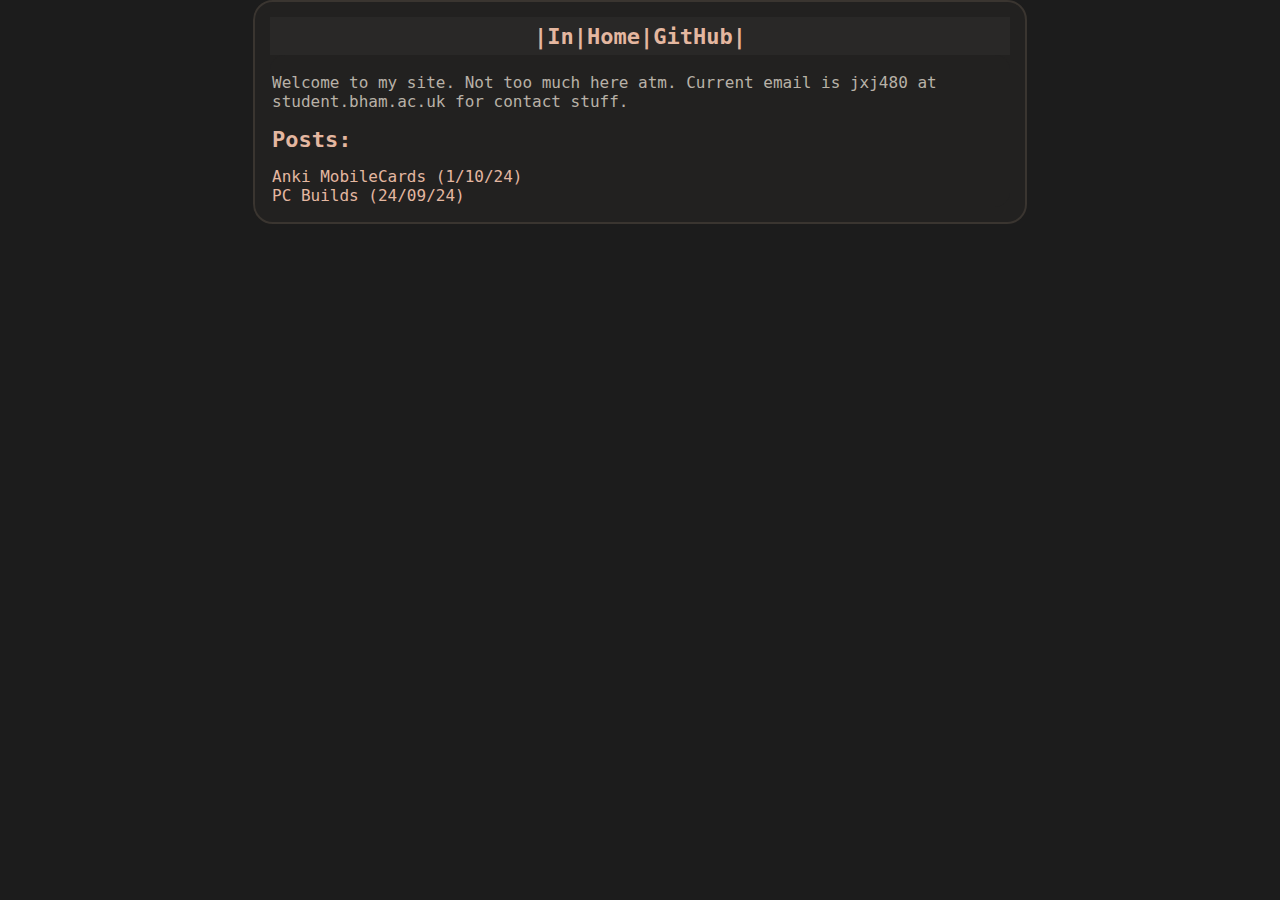
<file: docs/index.html>
<!DOCTYPE html>
<html lang="en">
  <head>
    <meta charset="UTF-8">
    <meta name="viewport" content="width=device-width, initial-scale=1.0">
    <link rel="stylesheet" href="style.css">
  </head>
  <body>
    <div id="container">
            <nav id="navbar">
                <ul>       
                  <li><a href="https://www.linkedin.com/in/jxjc/">|In</a></li>
                  <li><a href="index.html">|Home|</a></li>
                  <li><a href="https://github.com/jxjck">GitHub|</a></li>
                </ul>
            </nav>
            <main>
                <p>Welcome to my site. Not too much here atm. Current email is jxj480 at student.bham.ac.uk for contact stuff.
                </p>
                <h2>Posts:</h2>
                  <a href="2.html">Anki MobileCards (1/10/24)</a> 
                  <br>
                  <a href="1.html">PC Builds (24/09/24)</a> 
                  <br>      
  </body>
</html>
</file>
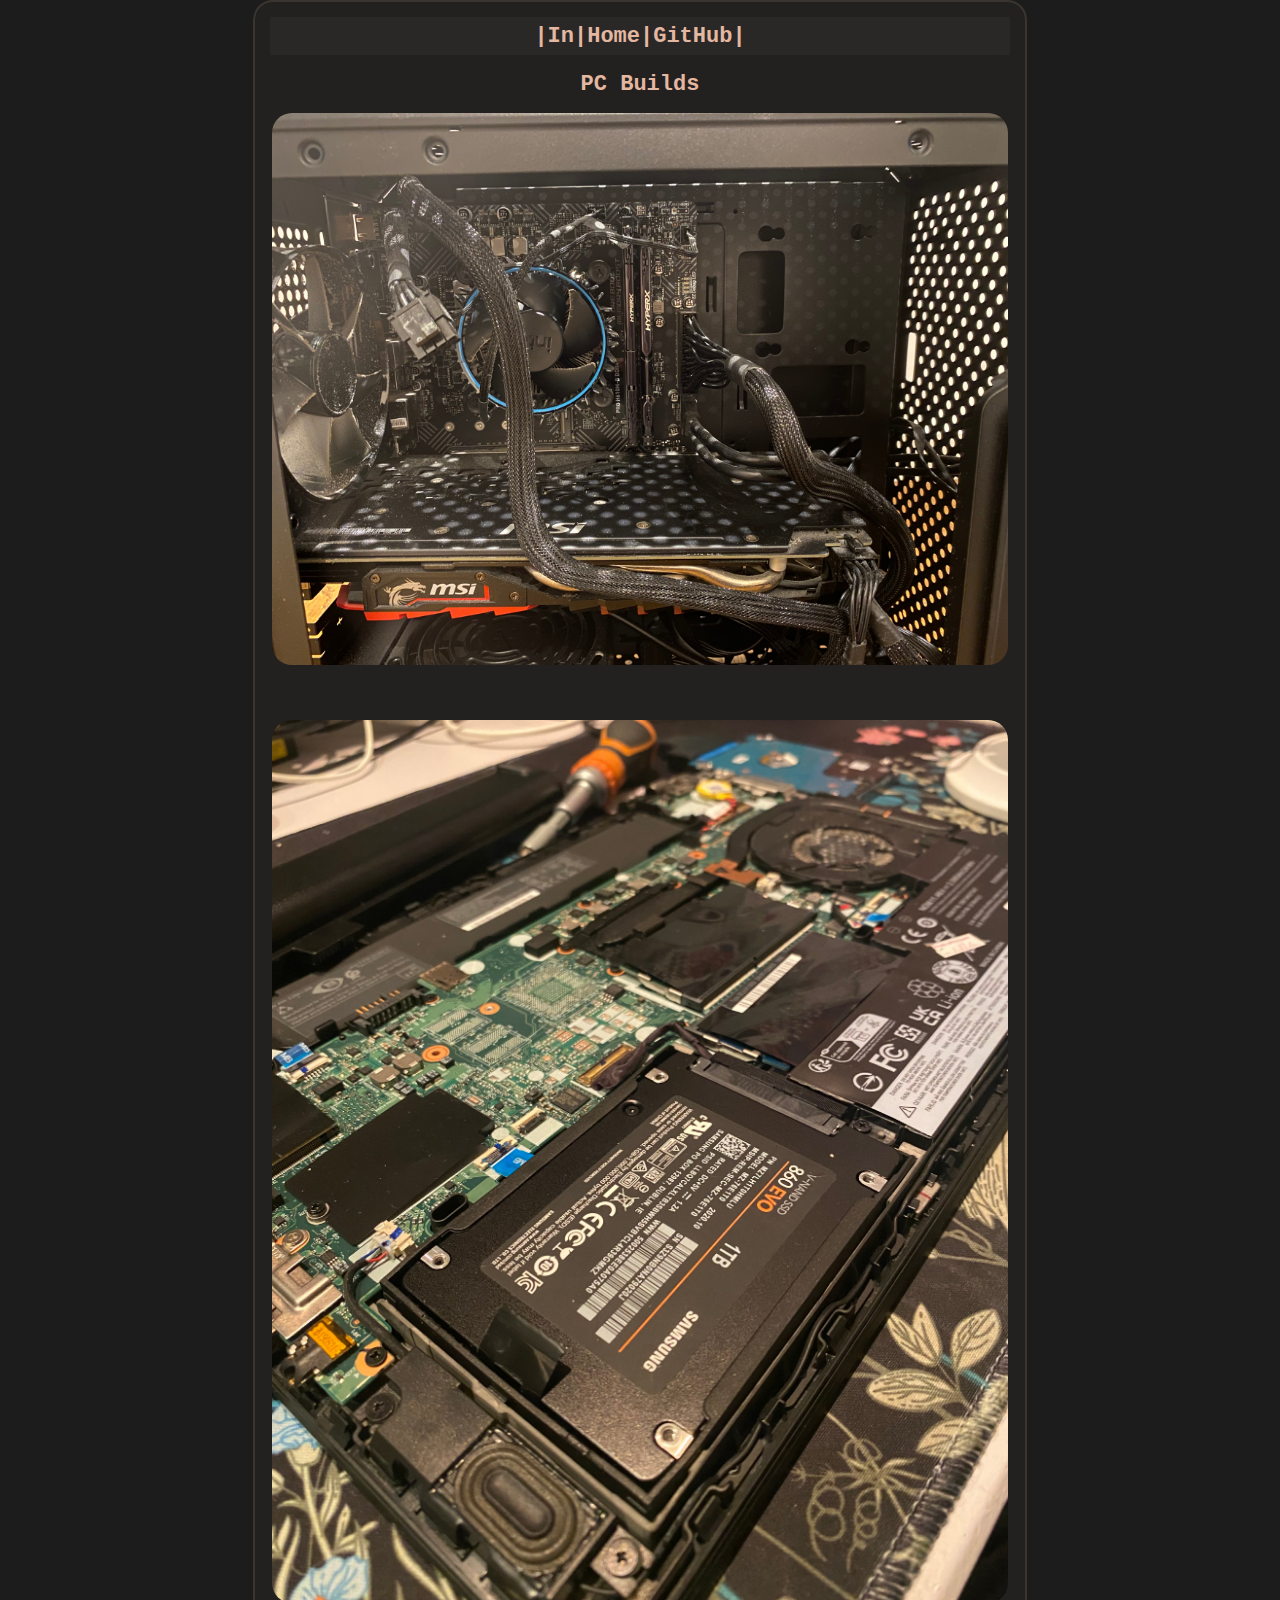
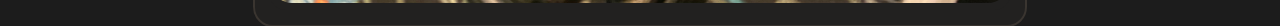
<file: docs/1.html>
<!DOCTYPE html>
<html lang="en">
  <head>
    <meta charset="UTF-8">
    <meta name="viewport" content="width=device-width, initial-scale=1.0">
    <link rel="stylesheet" href="style.css">
  </head>
  <body>
    <div id="container">
            <nav id="navbar">
              <ul>       
                <li><a href="https://www.linkedin.com/in/jxjc/">|In</a></li>
                <li><a href="index.html">|Home|</a></li>
                <li><a href="https://github.com/jxjck">GitHub|</a></li>
              </ul>
            </nav>
            <main>
              <h2><center>PC Builds</center></h2>      
              <p>
                <center><img src="images/pc.jpeg" height="450" alt="pc" title="pc"></center>
                </p>
                <br>
                <p>
<center><img src="images/thinkpad.jpeg" height="540" alt="t480" title="t480"></center>            
  </div>          
  </body>
</html>
</file>
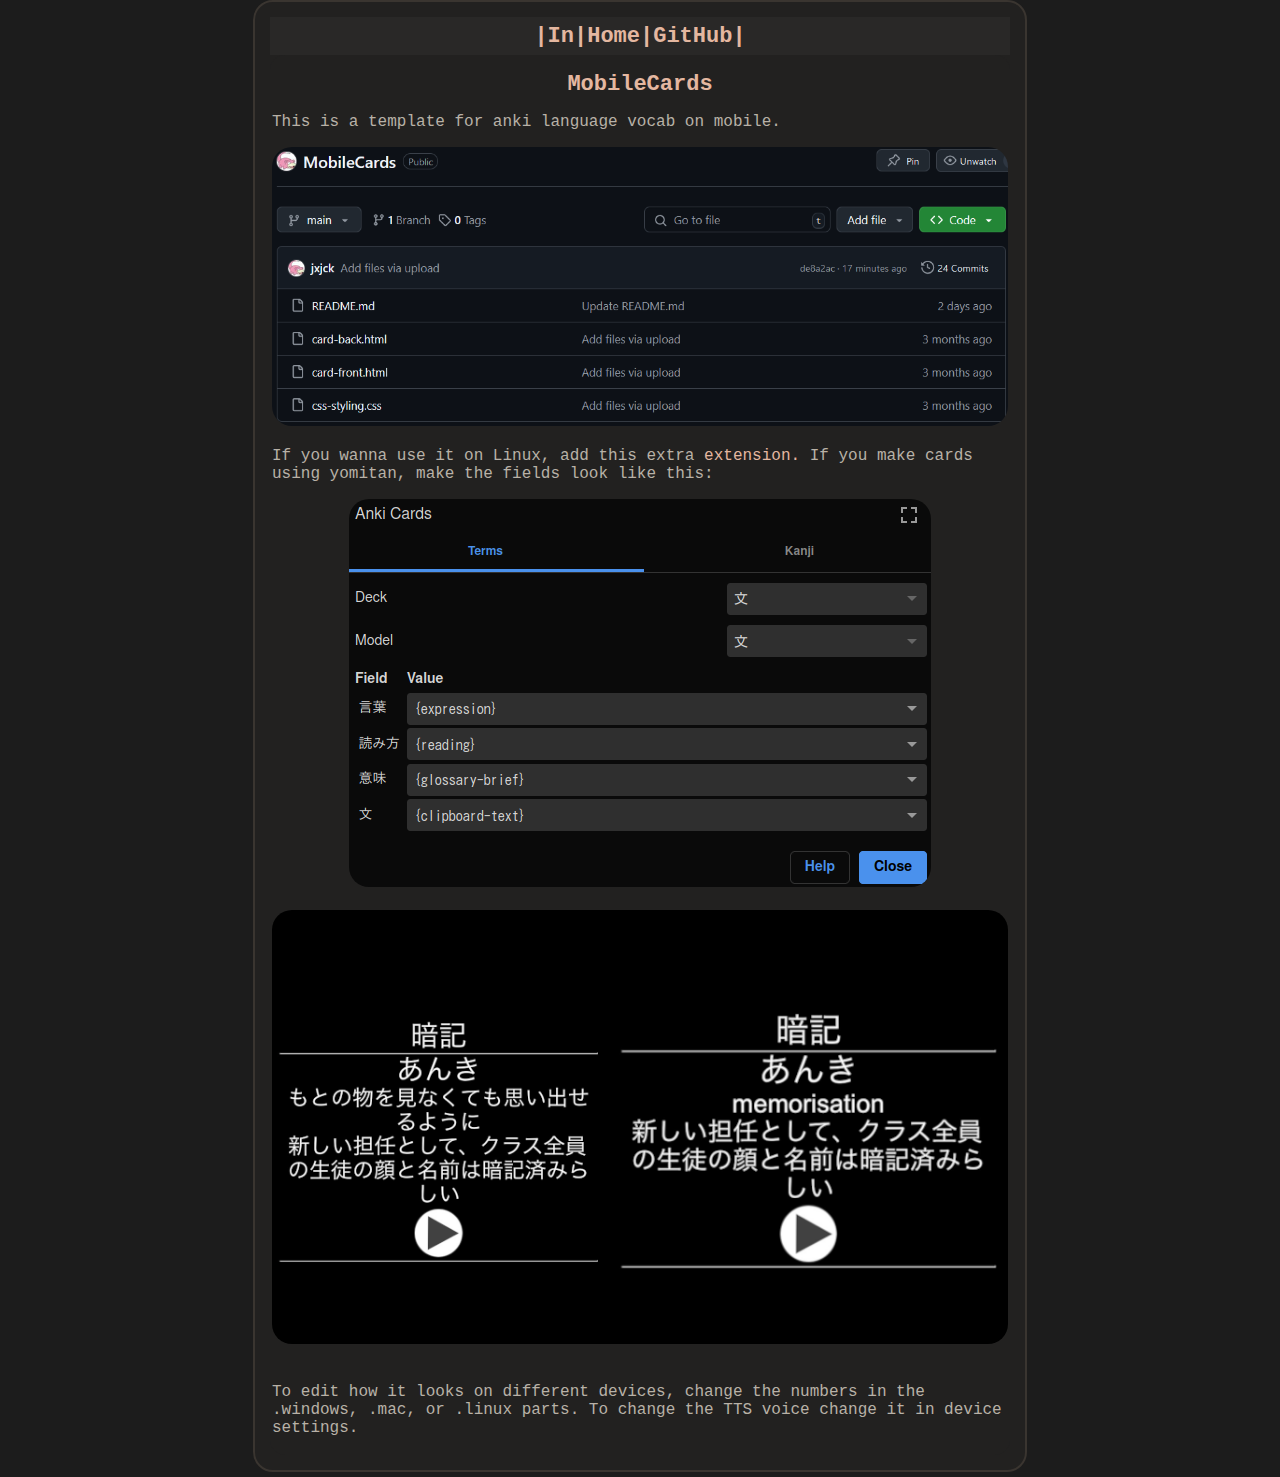
<file: docs/2.html>
<!DOCTYPE html>
<html lang="en">
  <head>
    <meta charset="UTF-8">
    <meta name="viewport" content="width=device-width, initial-scale=1.0">
    <link rel="stylesheet" href="style.css">
  </head>
  <body>
    <div id="container">
            <nav id="navbar">
              <ul>       
                <li><a href="https://www.linkedin.com/in/jxjc/">|In</a></li>
                <li><a href="index.html">|Home|</a></li>
                <li><a href="https://github.com/jxjck">GitHub|</a></li>
              </ul>
            </nav>
            <main>
              <h2><center>MobileCards</center></h2>         
              <p>
                This is a template for anki language vocab on mobile.
                </p>
                <center>
                <a href="https://github.com/jxj4ck/MobileCards" target=_blank title="Github">
                <img src="images/repo.png" height="290" alt="github image">
                </a>
                </center>
                
                <p>
                If you wanna use it on Linux, add this extra
                <a href="https://ankiweb.net/shared/info/391644525" target=_blank title="TTS">
                extension.
                </a>
                If you make cards using yomitan, make the fields look like this:
                </p>
                <center><img src="images/yomitan.png" height="270" alt="yomitan settings page" title="Yomitan"></center>
                <br>
                <center><img src="images/ankicards.png" height="290" alt="anki card example" title="Example cards"></center>
                <br>
                <p> 
                To edit how it looks on different devices, change the numbers in the .windows, .mac, or .linux parts. To change the TTS voice change it in device settings.
              </p>     
  </body>
</html>
</file>
<file: docs/style.css>
body {
    margin: 0;
    color: #D3CBC3;
    font-family: 'Roboto Mono', monospace;
    justify-content: center;
    align-items: center;
    background-color: #1C1C1C;
}

html, body {
    background-color: #1C1C1C;
}

p {
    color: #B8B1A7;
}

a {
    text-decoration: none;
    color: #E4B7A0;
}

a:hover {
    color: #F3D9B1;
}

#container {
    max-width: 740px;
    margin: 0 auto;
    background-color: #222120; 
    padding: 15px;
    border-radius: 20px; 
    border: 2px solid #3A3530; 
}

#navbar {
    font-size: 22px;
    height: 38px;
    background-color: #292827; 
    width: 100%;
}

#navbar ul {
    display: flex;
    padding: 0;
    margin: 0;
    list-style-type: none;
    justify-content: center;
    align-items: center;
    gap: 0px; 
    height: 100%;
    
}

#navbar li {
    margin: 0;
    padding: 0px; 
}

#navbar li a { 
    color: #E4B7A0;
    font-weight: 700;
}

#navbar li a:hover {
    color: #F3D9B1;
}

main {
    background-color: #222120;
    flex: 1;
    padding: 2px;
    border-radius: 15px;
}

h1 {
    font-size: 22px;
    text-align: center;
    color: #D3CBC3; 
    margin: 0;
    padding: 0;
    line-height: 1.2;
}
h2 {
    font-size: 22px;
    text-align: left;
    color: #E4B7A0;
    margin: 15px 0;
    font-size: 16;
}

img {
    height: auto;
    max-width: 100%;
    max-height: 100%;
    border-radius: 20px; 
}

#articles {
    margin-bottom: 5px;
}

#articles time {
    color: #E4B7A0;
}

@media only screen and (max-width: 800px) {
    #navbar ul {
        flex-wrap: wrap;
    }

    main {
        padding: 15px;
    }
}
</file>
